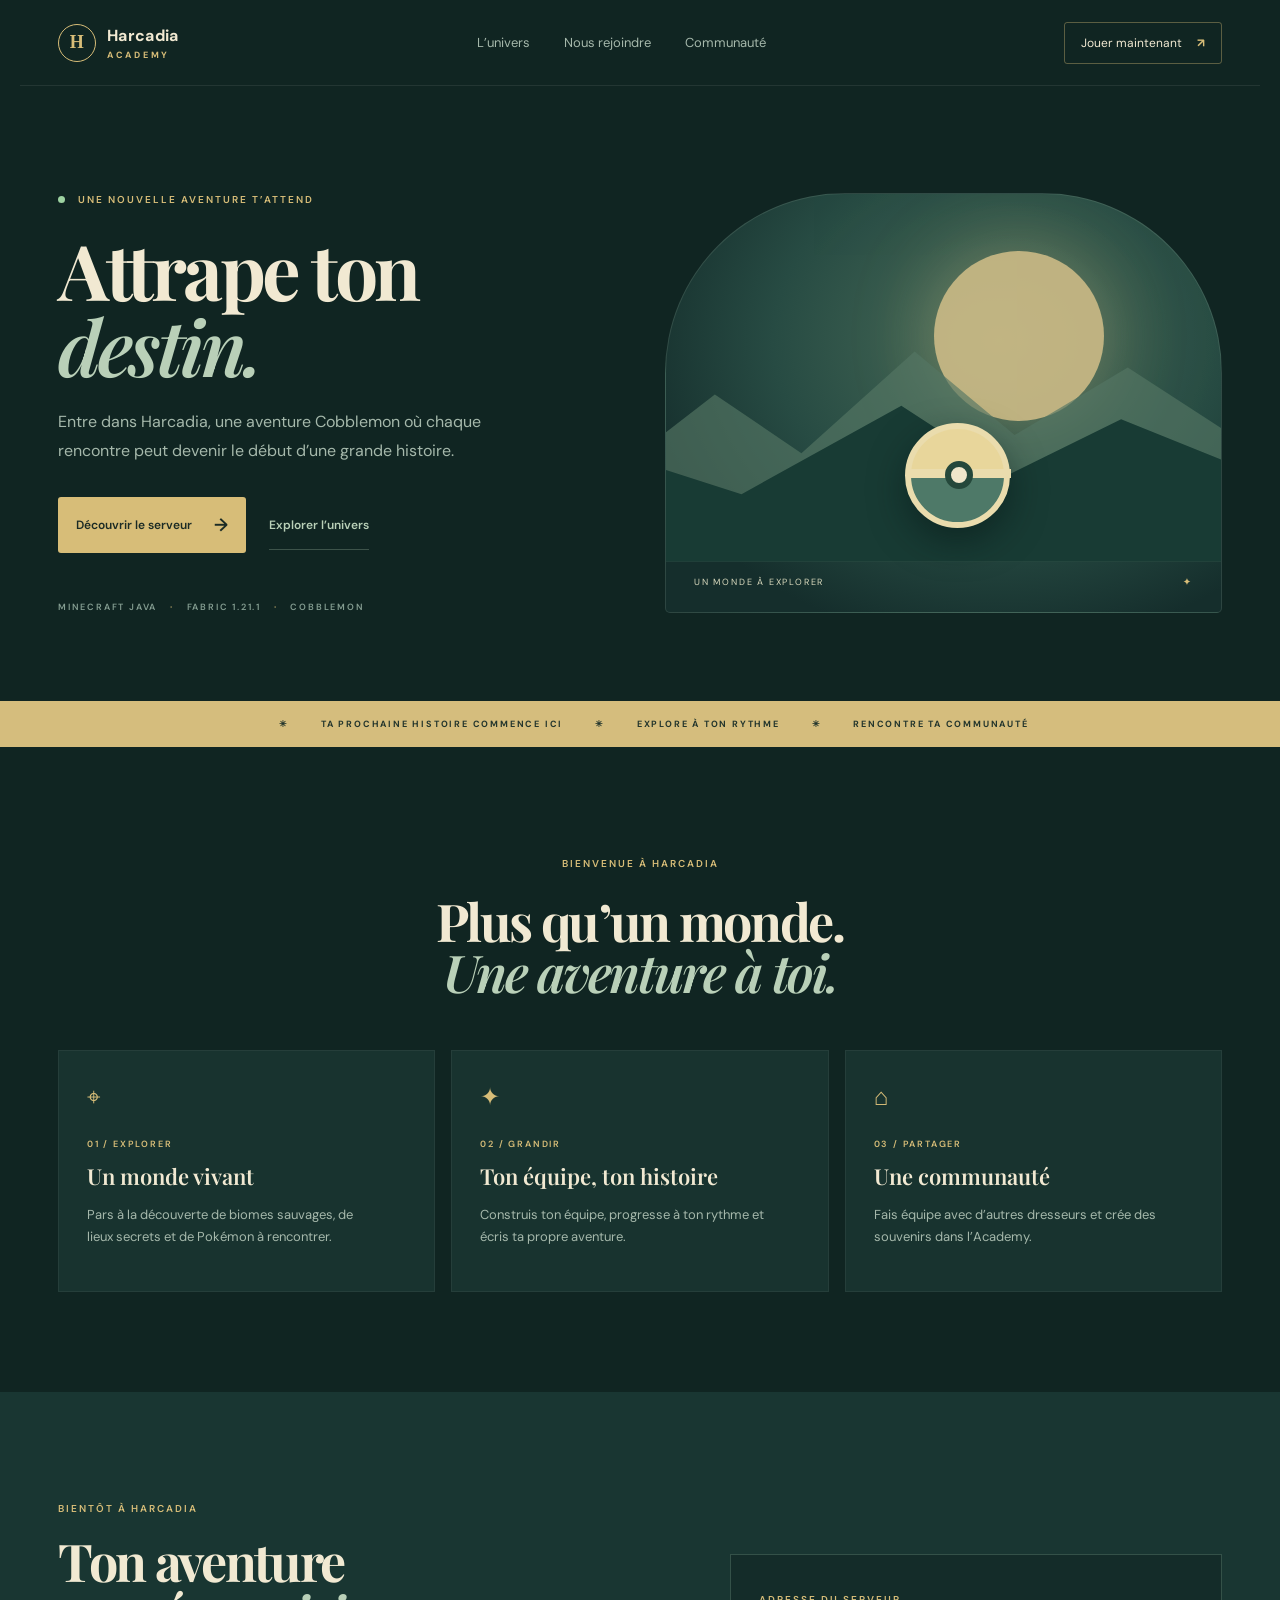
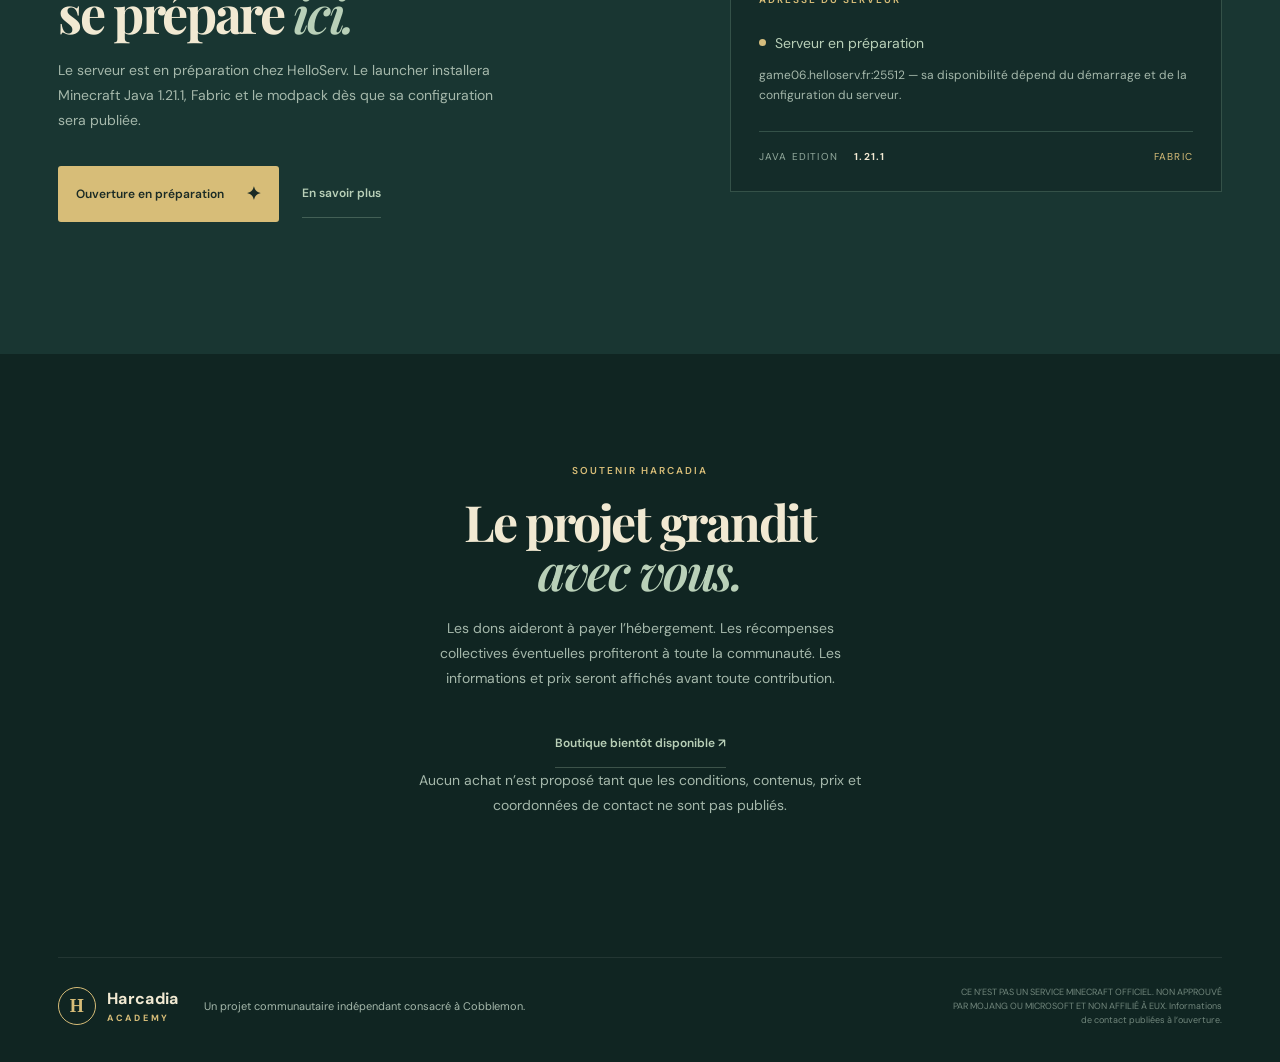
<file: index.html>
<!doctype html>
<html lang="fr">
<head>
  <meta charset="utf-8"><meta name="viewport" content="width=device-width,initial-scale=1">
  <meta name="theme-color" content="#102522"><meta name="description" content="Rejoins Cobblemon Harcadia Academy : aventure, Pokémon et communauté sur Minecraft Java.">
  <title>Cobblemon Harcadia Academy</title><link rel="stylesheet" href="styles.css">
</head>
<body>
  <header class="nav"><a class="brand" href="#accueil"><span class="mark">H</span><span>Harcadia<small>ACADEMY</small></span></a><nav><a href="#univers">L’univers</a><a href="#rejoindre">Nous rejoindre</a><a href="#communaute">Communauté</a></nav><a class="nav-cta" href="#rejoindre">Jouer maintenant <b>↗</b></a></header>
  <main>
    <section class="hero" id="accueil"><div class="hero-copy"><p class="eyebrow"><i></i> UNE NOUVELLE AVENTURE T’ATTEND</p><h1>Attrape ton<br><em>destin.</em></h1><p class="intro">Entre dans Harcadia, une aventure Cobblemon où chaque rencontre peut devenir le début d’une grande histoire.</p><div class="actions"><a class="button primary" href="#rejoindre">Découvrir le serveur <span>→</span></a><a class="button quiet" href="#univers">Explorer l’univers</a></div><p class="meta">MINECRAFT JAVA <span>·</span> FABRIC 1.21.1 <span>·</span> COBBLEMON</p></div><div class="hero-art"><div class="sun"></div><div class="mountain back"></div><div class="mountain front"></div><div class="orb"><span></span></div><div class="art-caption">UN MONDE À EXPLORER <b>✦</b></div></div></section>
    <section class="strip"><span>✳</span> TA PROCHAINE HISTOIRE COMMENCE ICI <span>✳</span> EXPLORE À TON RYTHME <span>✳</span> RENCONTRE TA COMMUNAUTÉ</section>
    <section class="features" id="univers"><div class="section-heading"><p class="eyebrow">BIENVENUE À HARCADIA</p><h2>Plus qu’un monde.<br><em>Une aventure à toi.</em></h2></div><div class="cards"><article><span class="card-icon">⌖</span><p class="number">01 / EXPLORER</p><h3>Un monde vivant</h3><p>Pars à la découverte de biomes sauvages, de lieux secrets et de Pokémon à rencontrer.</p></article><article><span class="card-icon">✦</span><p class="number">02 / GRANDIR</p><h3>Ton équipe, ton histoire</h3><p>Construis ton équipe, progresse à ton rythme et écris ta propre aventure.</p></article><article><span class="card-icon">⌂</span><p class="number">03 / PARTAGER</p><h3>Une communauté</h3><p>Fais équipe avec d’autres dresseurs et crée des souvenirs dans l’Academy.</p></article></div></section>
    <section class="join" id="rejoindre"><div><p class="eyebrow">BIENTÔT À HARCADIA</p><h2>Ton aventure<br>se prépare <em>ici.</em></h2><p>Le serveur est en préparation chez HelloServ. Le launcher installera Minecraft Java 1.21.1, Fabric et le modpack dès que sa configuration sera publiée.</p><div class="actions"><span class="button primary" aria-disabled="true">Ouverture en préparation <span>✦</span></span><a class="button quiet" href="#communaute">En savoir plus</a></div></div><aside><p class="number">ADRESSE DU SERVEUR</p><div class="status"><i></i><span>Serveur en préparation</span></div><p class="hint">game06.helloserv.fr:25512 — sa disponibilité dépend du démarrage et de la configuration du serveur.</p><div class="server-version">JAVA EDITION <b>1.21.1</b><span>FABRIC</span></div></aside></section>
    <section class="community" id="communaute"><p class="eyebrow">SOUTENIR HARCADIA</p><h2>Le projet grandit<br><em>avec vous.</em></h2><p>Les dons aideront à payer l’hébergement. Les récompenses collectives éventuelles profiteront à toute la communauté. Les informations et prix seront affichés avant toute contribution.</p><a class="button quiet" href="#communaute">Boutique bientôt disponible ↗</a><p class="hint">Aucun achat n’est proposé tant que les conditions, contenus, prix et coordonnées de contact ne sont pas publiés.</p></section>
  </main>
  <footer><a class="brand" href="#accueil"><span class="mark">H</span><span>Harcadia<small>ACADEMY</small></span></a><p>Un projet communautaire indépendant consacré à Cobblemon.</p><small>CE N’EST PAS UN SERVICE MINECRAFT OFFICIEL. NON APPROUVÉ PAR MOJANG OU MICROSOFT ET NON AFFILIÉ À EUX. Informations de contact publiées à l’ouverture.</small></footer>
</body></html>
</file>
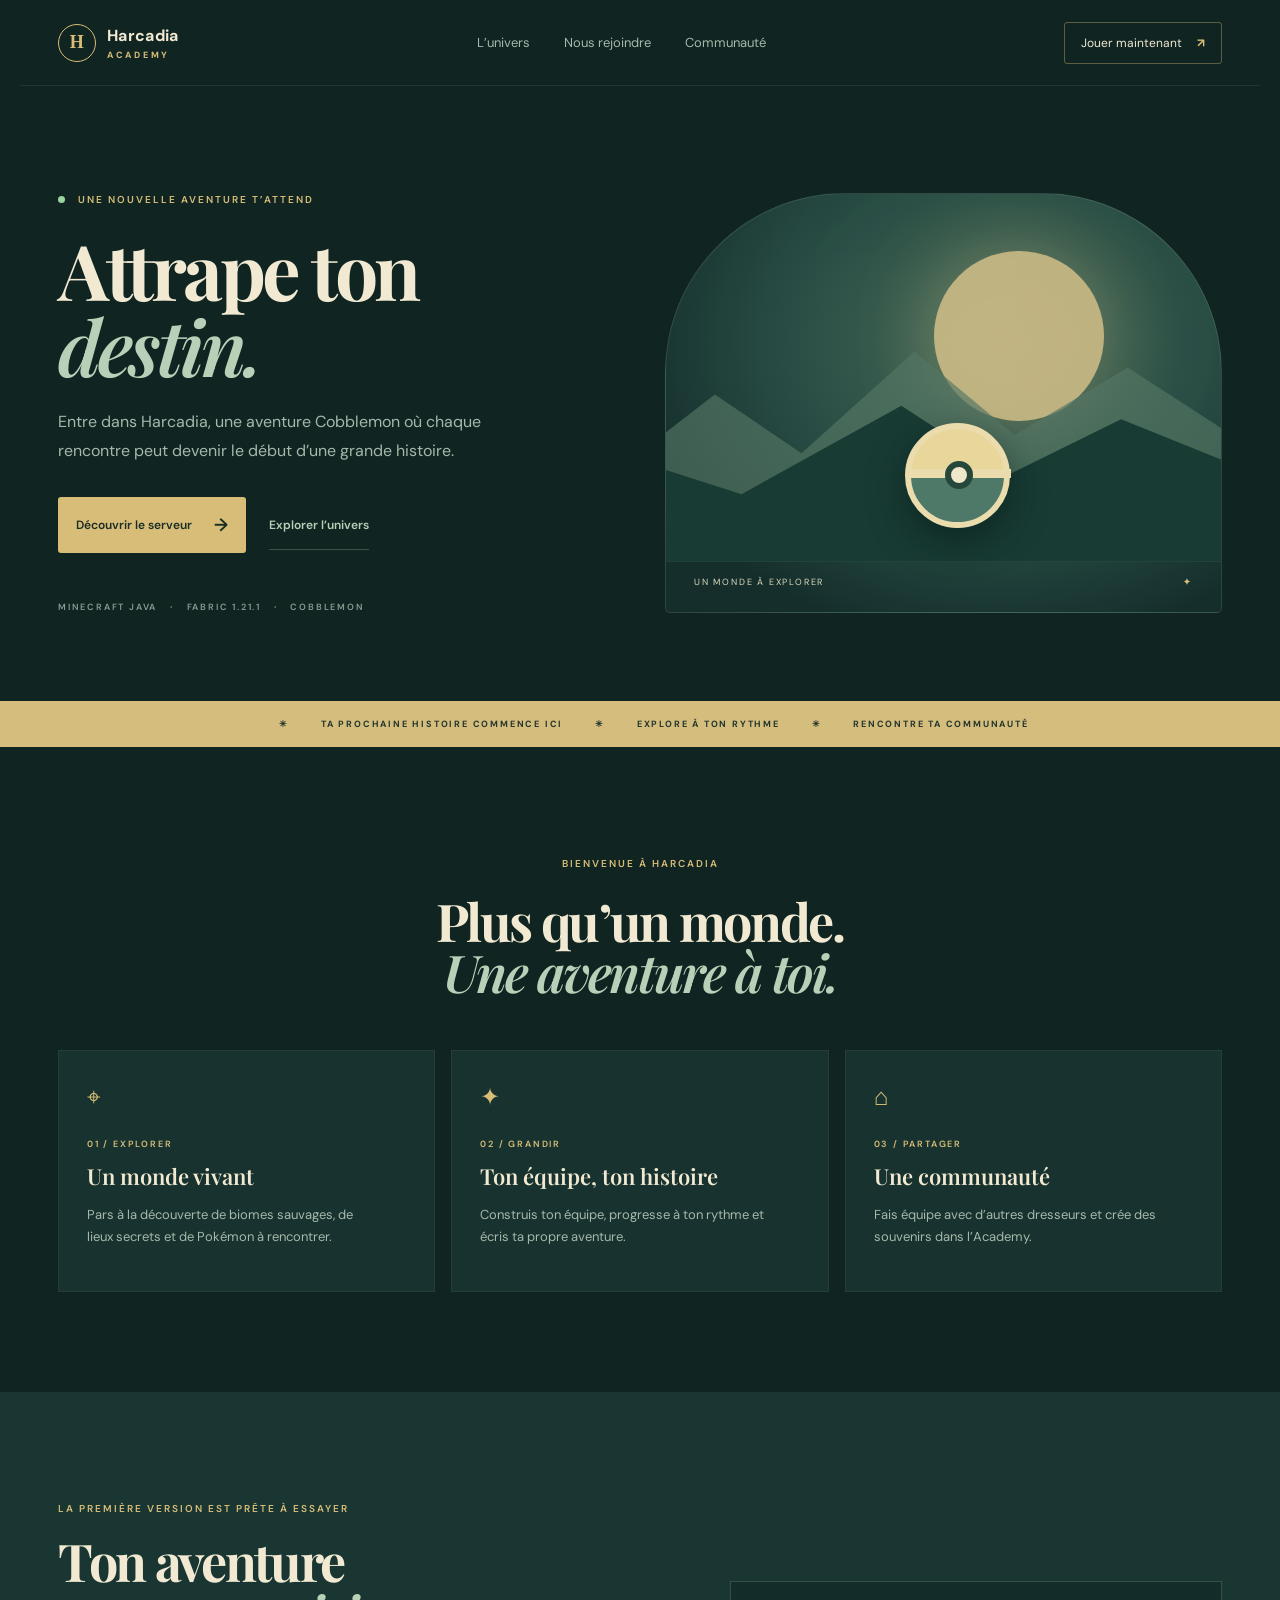
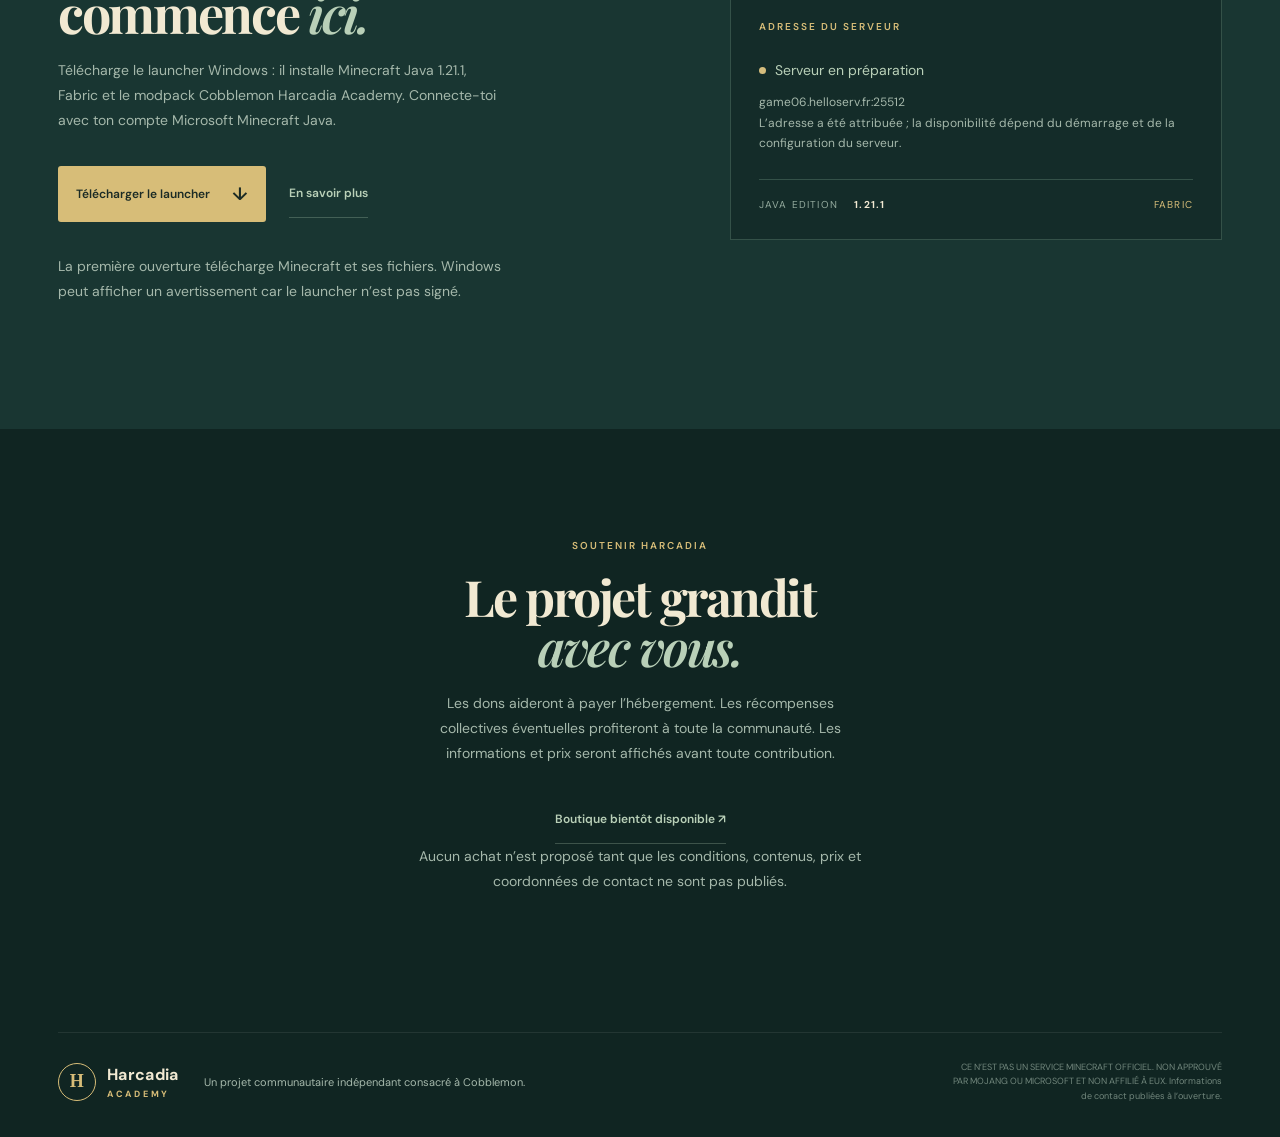
<file: site/index.html>
<!doctype html>
<html lang="fr">
<head>
  <meta charset="utf-8"><meta name="viewport" content="width=device-width,initial-scale=1">
  <meta name="theme-color" content="#102522">
  <meta name="description" content="Découvre Cobblemon Harcadia Academy, un projet communautaire autour de Minecraft Java 1.21.1, Fabric et Cobblemon. Consulte l’avancement du serveur et télécharge le launcher Windows.">
  <link rel="canonical" href="https://jovanidu63-netizen.github.io/CobblemonHarcadiaAcademy/">
  <meta property="og:type" content="website">
  <meta property="og:locale" content="fr_FR">
  <meta property="og:site_name" content="Cobblemon Harcadia Academy">
  <meta property="og:title" content="Cobblemon Harcadia Academy — Projet de serveur Cobblemon">
  <meta property="og:description" content="Un projet communautaire Minecraft Java 1.21.1 avec Fabric et Cobblemon. Découvre le projet et son launcher Windows.">
  <meta property="og:url" content="https://jovanidu63-netizen.github.io/CobblemonHarcadiaAcademy/">
  <meta name="twitter:card" content="summary">
  <title>Cobblemon Harcadia Academy — Projet de serveur Cobblemon</title>
  <link rel="stylesheet" href="styles.css">
  <script type="application/ld+json">
  {"@context":"https://schema.org","@type":"WebSite","name":"Cobblemon Harcadia Academy","url":"https://jovanidu63-netizen.github.io/CobblemonHarcadiaAcademy/","inLanguage":"fr-FR","description":"Projet communautaire autour de Minecraft Java 1.21.1, Fabric et Cobblemon."}
  </script>
</head>
<body>
  <header class="nav"><a class="brand" href="#accueil"><span class="mark">H</span><span>Harcadia<small>ACADEMY</small></span></a><nav><a href="#univers">L’univers</a><a href="#rejoindre">Nous rejoindre</a><a href="#communaute">Communauté</a></nav><a class="nav-cta" href="#rejoindre">Jouer maintenant <b>↗</b></a></header>
  <main>
    <section class="hero" id="accueil"><div class="hero-copy"><p class="eyebrow"><i></i> UNE NOUVELLE AVENTURE T’ATTEND</p><h1>Attrape ton<br><em>destin.</em></h1><p class="intro">Entre dans Harcadia, une aventure Cobblemon où chaque rencontre peut devenir le début d’une grande histoire.</p><div class="actions"><a class="button primary" href="#rejoindre">Découvrir le serveur <span>→</span></a><a class="button quiet" href="#univers">Explorer l’univers</a></div><p class="meta">MINECRAFT JAVA <span>·</span> FABRIC 1.21.1 <span>·</span> COBBLEMON</p></div><div class="hero-art"><div class="sun"></div><div class="mountain back"></div><div class="mountain front"></div><div class="orb"><span></span></div><div class="art-caption">UN MONDE À EXPLORER <b>✦</b></div></div></section>
    <section class="strip"><span>✳</span> TA PROCHAINE HISTOIRE COMMENCE ICI <span>✳</span> EXPLORE À TON RYTHME <span>✳</span> RENCONTRE TA COMMUNAUTÉ</section>
    <section class="features" id="univers"><div class="section-heading"><p class="eyebrow">BIENVENUE À HARCADIA</p><h2>Plus qu’un monde.<br><em>Une aventure à toi.</em></h2></div><div class="cards"><article><span class="card-icon">⌖</span><p class="number">01 / EXPLORER</p><h3>Un monde vivant</h3><p>Pars à la découverte de biomes sauvages, de lieux secrets et de Pokémon à rencontrer.</p></article><article><span class="card-icon">✦</span><p class="number">02 / GRANDIR</p><h3>Ton équipe, ton histoire</h3><p>Construis ton équipe, progresse à ton rythme et écris ta propre aventure.</p></article><article><span class="card-icon">⌂</span><p class="number">03 / PARTAGER</p><h3>Une communauté</h3><p>Fais équipe avec d’autres dresseurs et crée des souvenirs dans l’Academy.</p></article></div></section>
    <section class="join" id="rejoindre"><div><p class="eyebrow">LA PREMIÈRE VERSION EST PRÊTE À ESSAYER</p><h2>Ton aventure<br>commence <em>ici.</em></h2><p>Télécharge le launcher Windows : il installe Minecraft Java 1.21.1, Fabric et le modpack Cobblemon Harcadia Academy. Connecte-toi avec ton compte Microsoft Minecraft Java.</p><div class="actions"><a class="button primary" href="downloads/CobblemonHarcadiaAcademy.exe" download>Télécharger le launcher <span>↓</span></a><a class="button quiet" href="#communaute">En savoir plus</a></div><p class="hint">La première ouverture télécharge Minecraft et ses fichiers. Windows peut afficher un avertissement car le launcher n’est pas signé.</p></div><aside><p class="number">ADRESSE DU SERVEUR</p><div class="status"><i></i><span>Serveur en préparation</span></div><p class="hint">game06.helloserv.fr:25512<br>L’adresse a été attribuée ; la disponibilité dépend du démarrage et de la configuration du serveur.</p><div class="server-version">JAVA EDITION <b>1.21.1</b><span>FABRIC</span></div></aside></section>
    <section class="community" id="communaute"><p class="eyebrow">SOUTENIR HARCADIA</p><h2>Le projet grandit<br><em>avec vous.</em></h2><p>Les dons aideront à payer l’hébergement. Les récompenses collectives éventuelles profiteront à toute la communauté. Les informations et prix seront affichés avant toute contribution.</p><a class="button quiet" href="#communaute">Boutique bientôt disponible ↗</a><p class="hint">Aucun achat n’est proposé tant que les conditions, contenus, prix et coordonnées de contact ne sont pas publiés.</p></section>
  </main>
  <footer><a class="brand" href="#accueil"><span class="mark">H</span><span>Harcadia<small>ACADEMY</small></span></a><p>Un projet communautaire indépendant consacré à Cobblemon.</p><small>CE N’EST PAS UN SERVICE MINECRAFT OFFICIEL. NON APPROUVÉ PAR MOJANG OU MICROSOFT ET NON AFFILIÉ À EUX. Informations de contact publiées à l’ouverture.</small></footer>
</body></html>
</file>
<file: styles.css>
@import url('https://fonts.googleapis.com/css2?family=DM+Sans:wght@400;500;600;700&family=Playfair+Display:ital,wght@0,600;0,700;1,600;1,700&display=swap');
:root{--bg:#102522;--panel:#193632;--cream:#f1e9d2;--sage:#b9d0b8;--gold:#d7bd78;--muted:#a5b8ab;--line:#345148}*{box-sizing:border-box}html{scroll-behavior:smooth}body{margin:0;background:var(--bg);color:var(--cream);font:16px 'DM Sans',sans-serif}a{color:inherit;text-decoration:none}.nav{height:86px;max-width:1240px;margin:auto;padding:0 38px;display:flex;align-items:center;justify-content:space-between;border-bottom:1px solid #ffffff14}.brand{display:flex;align-items:center;gap:11px;font-weight:700;letter-spacing:.02em}.brand small{display:block;font-size:9px;letter-spacing:.3em;color:var(--gold);margin-top:3px}.mark{width:38px;height:38px;border:1px solid var(--gold);border-radius:50%;display:grid;place-items:center;color:var(--gold);font:700 18px Georgia}.nav nav{display:flex;gap:34px;color:var(--muted);font-size:13px}.nav nav a:hover,.quiet:hover{color:var(--gold)}.nav-cta{border:1px solid #d7bd7860;padding:12px 16px;border-radius:3px;font-size:12px}.nav-cta b{margin-left:12px;color:var(--gold)}.hero{max-width:1240px;margin:auto;padding:92px 38px 74px;display:grid;grid-template-columns:1fr 1fr;align-items:center;gap:50px;min-height:615px}.eyebrow,.number,.meta{font-size:10px;letter-spacing:.2em;color:var(--gold);font-weight:600}.eyebrow i,.status i{display:inline-block;width:7px;height:7px;border-radius:50%;background:#9dd2a1;margin-right:9px}.hero h1,.section-heading h2,.join h2,.community h2{font:700 clamp(52px,6vw,82px)/.99 'Playfair Display',serif;letter-spacing:-.045em;margin:25px 0}.hero h1 em,.section-heading h2 em,.join h2 em,.community h2 em{color:var(--sage);font-weight:600}.intro{max-width:440px;color:var(--muted);line-height:1.8;font-size:16px}.actions{display:flex;align-items:center;gap:23px;margin:32px 0}.button{display:inline-flex;align-items:center;gap:22px;padding:16px 18px;font-size:12px;font-weight:600}.primary{background:var(--gold);color:#1b2b25;border-radius:3px}.primary:hover{background:#edd79b}.primary span{font-size:18px}.quiet{color:var(--sage);border-bottom:1px solid #b9d0b844;padding-left:0;padding-right:0}.meta{color:#849d91;font-size:9px;margin-top:48px}.meta span{color:var(--gold);padding:0 9px}.hero-art{height:420px;position:relative;overflow:hidden;border-radius:180px 180px 5px 5px;background:radial-gradient(ellipse at 60% 35%,#496c58,#274b43 48%,#152e2c 80%);border:1px solid #b9d0b825}.sun{position:absolute;width:170px;height:170px;background:#d5c18a;border-radius:50%;top:57px;right:21%;opacity:.86;box-shadow:0 0 80px #e0ca8c66}.mountain{position:absolute;bottom:50px;left:-8%;width:120%;height:54%;clip-path:polygon(0 58%,14% 26%,27% 52%,44% 7%,59% 44%,76% 14%,100% 60%,100% 100%,0 100%)}.back{background:#557765;opacity:.65}.front{height:46%;background:#183b34;clip-path:polygon(0 45%,18% 65%,42% 19%,58% 55%,75% 26%,100% 61%,100% 100%,0 100%)}.orb{position:absolute;z-index:2;width:105px;height:105px;left:43%;top:55%;border-radius:50%;background:linear-gradient(#e8d69b 0 47%,#4e7968 48%);border:6px solid #eadcad;box-shadow:0 14px 35px #08181688}.orb:after{content:'';position:absolute;top:43%;left:-5px;width:105px;height:9px;background:#eadcad}.orb span{position:absolute;z-index:3;left:34px;top:32px;width:28px;height:28px;background:#f0e6ca;border:6px solid #25483b;border-radius:50%}.art-caption{position:absolute;z-index:4;bottom:24px;left:28px;right:28px;display:flex;justify-content:space-between;color:#d9d9bd;font-size:9px;letter-spacing:.2em}.art-caption b{color:var(--gold)}.strip{background:#d5bd7d;color:#24362d;text-align:center;padding:17px;font-size:9px;font-weight:700;letter-spacing:.2em}.strip span{padding:0 28px}.features,.join,.community{max-width:1240px;margin:auto;padding:100px 38px}.section-heading{text-align:center}.section-heading h2,.join h2,.community h2{font-size:52px}.cards{display:grid;grid-template-columns:repeat(3,1fr);gap:16px;margin-top:52px}.cards article{background:#18332f;border:1px solid #ffffff0e;padding:30px 28px;min-height:230px}.card-icon{color:var(--gold);font-size:24px}.cards .number{margin-top:26px;font-size:9px}.cards h3{font:600 22px 'Playfair Display',serif;margin:11px 0}.cards article>p:last-child{color:var(--muted);line-height:1.7;font-size:13px;max-width:290px}.join{background:#193632;max-width:100%;padding-left:max(38px,calc((100vw - 1164px)/2));padding-right:max(38px,calc((100vw - 1164px)/2));display:grid;grid-template-columns:1.1fr .9fr;gap:70px;align-items:center}.join h2,.community h2{margin:20px 0}.join>div>p:not(.eyebrow),.community>p:not(.eyebrow){color:var(--muted);line-height:1.8;max-width:450px;font-size:14px}.join aside{border:1px solid var(--line);padding:28px;background:#10252288}.status{display:flex;align-items:center;color:var(--sage);font-size:14px;margin-top:28px}.status i{background:#d5bd7d}.hint{font-size:12px;color:var(--muted);line-height:1.7;margin:13px 0 25px}.server-version{padding-top:18px;border-top:1px solid var(--line);font-size:10px;letter-spacing:.12em;color:#94ab9e}.server-version b{margin-left:12px;color:var(--cream)}.server-version span{float:right;color:var(--gold)}.community{text-align:center;padding-top:100px;padding-bottom:110px}.community h2{font-size:50px}.community>p:not(.eyebrow){margin:0 auto 28px}.community .button{display:inline-flex}footer{border-top:1px solid #ffffff14;max-width:1164px;margin:auto;padding:27px 0 34px;display:flex;align-items:center;gap:25px}footer>p{color:var(--muted);font-size:11px;flex:1}footer>small{max-width:270px;text-align:right;color:#71867c;font-size:9px;line-height:1.6}@media(max-width:760px){.nav{padding:0 20px;height:72px}.nav nav{display:none}.nav-cta{font-size:0}.nav-cta b{font-size:14px}.hero{padding:55px 22px 48px;grid-template-columns:1fr;gap:35px}.hero h1{font-size:62px}.hero-art{height:310px;grid-row:1}.hero-copy{grid-row:2}.strip{line-height:2}.strip span{padding:0 7px}.features,.community{padding:72px 22px}.section-heading h2,.join h2,.community h2{font-size:42px}.cards{grid-template-columns:1fr;margin-top:35px}.cards article{min-height:auto}.join{padding:70px 22px;grid-template-columns:1fr;gap:25px}footer{padding:24px 20px;flex-wrap:wrap}footer>p{flex-basis:60%}footer>small{max-width:none;text-align:left}}
</file>
<file: site/styles.css>
@import url('https://fonts.googleapis.com/css2?family=DM+Sans:wght@400;500;600;700&family=Playfair+Display:ital,wght@0,600;0,700;1,600;1,700&display=swap');
:root{--bg:#102522;--panel:#193632;--cream:#f1e9d2;--sage:#b9d0b8;--gold:#d7bd78;--muted:#a5b8ab;--line:#345148}*{box-sizing:border-box}html{scroll-behavior:smooth}body{margin:0;background:var(--bg);color:var(--cream);font:16px 'DM Sans',sans-serif}a{color:inherit;text-decoration:none}.nav{height:86px;max-width:1240px;margin:auto;padding:0 38px;display:flex;align-items:center;justify-content:space-between;border-bottom:1px solid #ffffff14}.brand{display:flex;align-items:center;gap:11px;font-weight:700;letter-spacing:.02em}.brand small{display:block;font-size:9px;letter-spacing:.3em;color:var(--gold);margin-top:3px}.mark{width:38px;height:38px;border:1px solid var(--gold);border-radius:50%;display:grid;place-items:center;color:var(--gold);font:700 18px Georgia}.nav nav{display:flex;gap:34px;color:var(--muted);font-size:13px}.nav nav a:hover,.quiet:hover{color:var(--gold)}.nav-cta{border:1px solid #d7bd7860;padding:12px 16px;border-radius:3px;font-size:12px}.nav-cta b{margin-left:12px;color:var(--gold)}.hero{max-width:1240px;margin:auto;padding:92px 38px 74px;display:grid;grid-template-columns:1fr 1fr;align-items:center;gap:50px;min-height:615px}.eyebrow,.number,.meta{font-size:10px;letter-spacing:.2em;color:var(--gold);font-weight:600}.eyebrow i,.status i{display:inline-block;width:7px;height:7px;border-radius:50%;background:#9dd2a1;margin-right:9px}.hero h1,.section-heading h2,.join h2,.community h2{font:700 clamp(52px,6vw,82px)/.99 'Playfair Display',serif;letter-spacing:-.045em;margin:25px 0}.hero h1 em,.section-heading h2 em,.join h2 em,.community h2 em{color:var(--sage);font-weight:600}.intro{max-width:440px;color:var(--muted);line-height:1.8;font-size:16px}.actions{display:flex;align-items:center;gap:23px;margin:32px 0}.button{display:inline-flex;align-items:center;gap:22px;padding:16px 18px;font-size:12px;font-weight:600}.primary{background:var(--gold);color:#1b2b25;border-radius:3px}.primary:hover{background:#edd79b}.primary span{font-size:18px}.quiet{color:var(--sage);border-bottom:1px solid #b9d0b844;padding-left:0;padding-right:0}.meta{color:#849d91;font-size:9px;margin-top:48px}.meta span{color:var(--gold);padding:0 9px}.hero-art{height:420px;position:relative;overflow:hidden;border-radius:180px 180px 5px 5px;background:radial-gradient(ellipse at 60% 35%,#496c58,#274b43 48%,#152e2c 80%);border:1px solid #b9d0b825}.sun{position:absolute;width:170px;height:170px;background:#d5c18a;border-radius:50%;top:57px;right:21%;opacity:.86;box-shadow:0 0 80px #e0ca8c66}.mountain{position:absolute;bottom:50px;left:-8%;width:120%;height:54%;clip-path:polygon(0 58%,14% 26%,27% 52%,44% 7%,59% 44%,76% 14%,100% 60%,100% 100%,0 100%)}.back{background:#557765;opacity:.65}.front{height:46%;background:#183b34;clip-path:polygon(0 45%,18% 65%,42% 19%,58% 55%,75% 26%,100% 61%,100% 100%,0 100%)}.orb{position:absolute;z-index:2;width:105px;height:105px;left:43%;top:55%;border-radius:50%;background:linear-gradient(#e8d69b 0 47%,#4e7968 48%);border:6px solid #eadcad;box-shadow:0 14px 35px #08181688}.orb:after{content:'';position:absolute;top:43%;left:-5px;width:105px;height:9px;background:#eadcad}.orb span{position:absolute;z-index:3;left:34px;top:32px;width:28px;height:28px;background:#f0e6ca;border:6px solid #25483b;border-radius:50%}.art-caption{position:absolute;z-index:4;bottom:24px;left:28px;right:28px;display:flex;justify-content:space-between;color:#d9d9bd;font-size:9px;letter-spacing:.2em}.art-caption b{color:var(--gold)}.strip{background:#d5bd7d;color:#24362d;text-align:center;padding:17px;font-size:9px;font-weight:700;letter-spacing:.2em}.strip span{padding:0 28px}.features,.join,.community{max-width:1240px;margin:auto;padding:100px 38px}.section-heading{text-align:center}.section-heading h2,.join h2,.community h2{font-size:52px}.cards{display:grid;grid-template-columns:repeat(3,1fr);gap:16px;margin-top:52px}.cards article{background:#18332f;border:1px solid #ffffff0e;padding:30px 28px;min-height:230px}.card-icon{color:var(--gold);font-size:24px}.cards .number{margin-top:26px;font-size:9px}.cards h3{font:600 22px 'Playfair Display',serif;margin:11px 0}.cards article>p:last-child{color:var(--muted);line-height:1.7;font-size:13px;max-width:290px}.join{background:#193632;max-width:100%;padding-left:max(38px,calc((100vw - 1164px)/2));padding-right:max(38px,calc((100vw - 1164px)/2));display:grid;grid-template-columns:1.1fr .9fr;gap:70px;align-items:center}.join h2,.community h2{margin:20px 0}.join>div>p:not(.eyebrow),.community>p:not(.eyebrow){color:var(--muted);line-height:1.8;max-width:450px;font-size:14px}.join aside{border:1px solid var(--line);padding:28px;background:#10252288}.status{display:flex;align-items:center;color:var(--sage);font-size:14px;margin-top:28px}.status i{background:#d5bd7d}.hint{font-size:12px;color:var(--muted);line-height:1.7;margin:13px 0 25px}.server-version{padding-top:18px;border-top:1px solid var(--line);font-size:10px;letter-spacing:.12em;color:#94ab9e}.server-version b{margin-left:12px;color:var(--cream)}.server-version span{float:right;color:var(--gold)}.community{text-align:center;padding-top:100px;padding-bottom:110px}.community h2{font-size:50px}.community>p:not(.eyebrow){margin:0 auto 28px}.community .button{display:inline-flex}footer{border-top:1px solid #ffffff14;max-width:1164px;margin:auto;padding:27px 0 34px;display:flex;align-items:center;gap:25px}footer>p{color:var(--muted);font-size:11px;flex:1}footer>small{max-width:270px;text-align:right;color:#71867c;font-size:9px;line-height:1.6}@media(max-width:760px){.nav{padding:0 20px;height:72px}.nav nav{display:none}.nav-cta{font-size:0}.nav-cta b{font-size:14px}.hero{padding:55px 22px 48px;grid-template-columns:1fr;gap:35px}.hero h1{font-size:62px}.hero-art{height:310px;grid-row:1}.hero-copy{grid-row:2}.strip{line-height:2}.strip span{padding:0 7px}.features,.community{padding:72px 22px}.section-heading h2,.join h2,.community h2{font-size:42px}.cards{grid-template-columns:1fr;margin-top:35px}.cards article{min-height:auto}.join{padding:70px 22px;grid-template-columns:1fr;gap:25px}footer{padding:24px 20px;flex-wrap:wrap}footer>p{flex-basis:60%}footer>small{max-width:none;text-align:left}}
</file>
